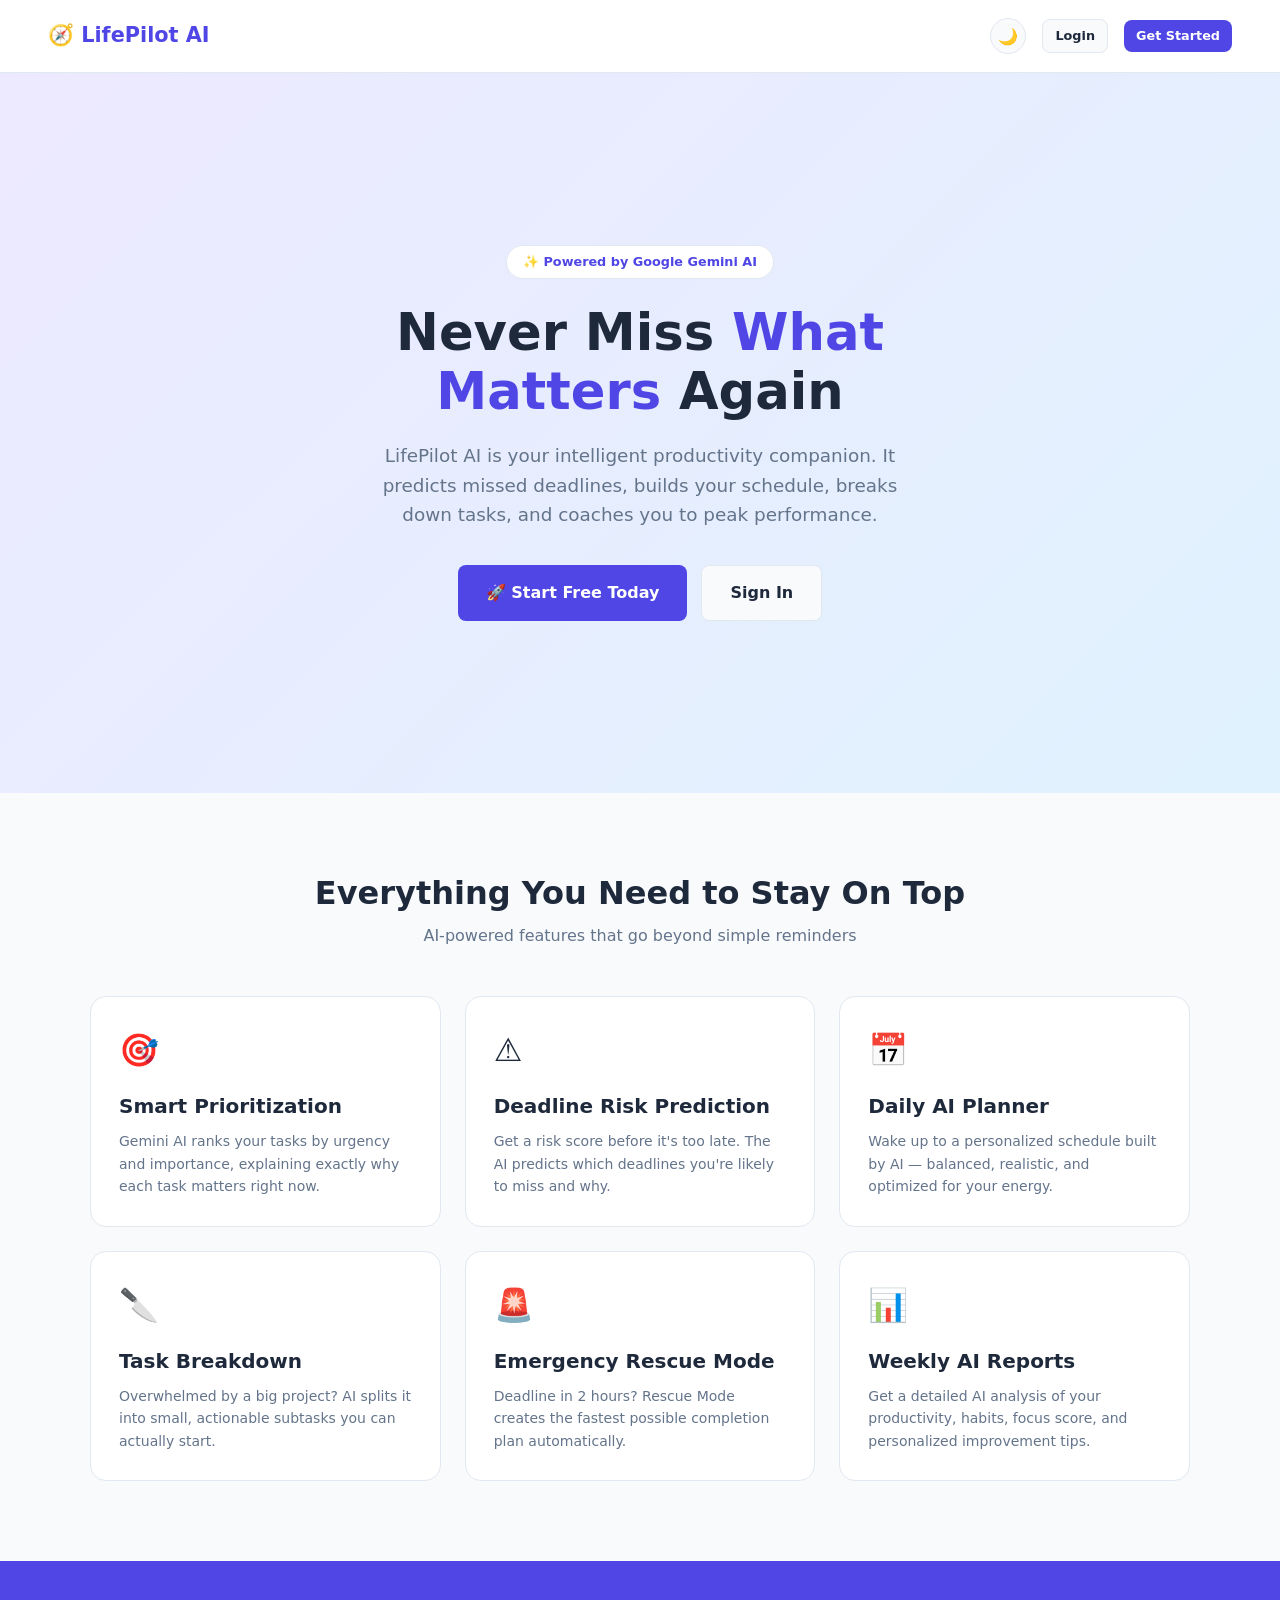
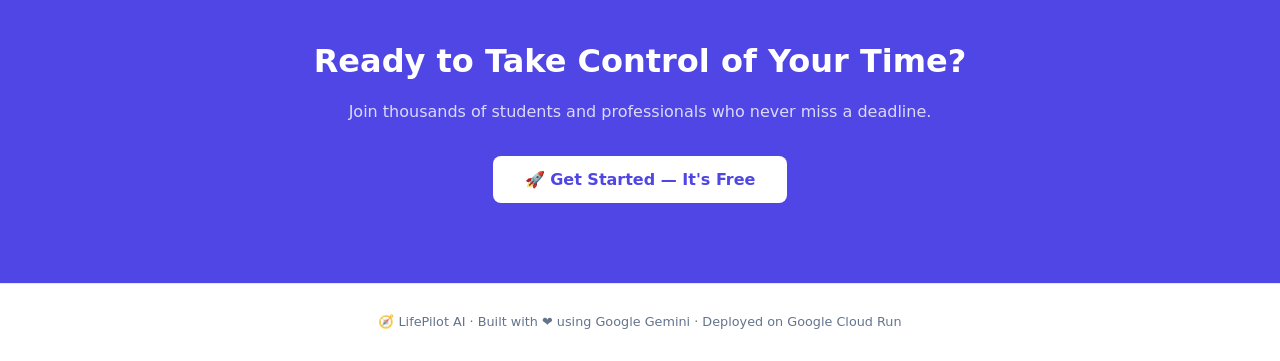
<file: frontend/index.html>
<!DOCTYPE html>
<html lang="en">
<head>
  <meta charset="UTF-8" />
  <meta name="viewport" content="width=device-width, initial-scale=1.0" />
  <title>LifePilot AI — Never Miss What Matters</title>
  <link rel="stylesheet" href="css/main.css" />
  <link rel="stylesheet" href="css/dark-mode.css" />
  <style>
    body { margin: 0; }

    /* Hero */
    .landing-nav {
      display: flex; align-items: center; justify-content: space-between;
      padding: 18px 48px;
      background: var(--bg-card);
      border-bottom: 1px solid var(--border);
      position: sticky; top: 0; z-index: 100;
    }
    .landing-nav .logo { font-size: 1.3rem; font-weight: 800; color: var(--primary); }
    .landing-nav .nav-links { display: flex; align-items: center; gap: 16px; }

    .hero {
      min-height: 80vh;
      display: flex; align-items: center; justify-content: center;
      text-align: center;
      padding: 80px 24px;
      background: linear-gradient(135deg, #ede9fe 0%, #e0f2fe 100%);
    }
    body.dark .hero { background: linear-gradient(135deg, #1e1b4b 0%, #0c4a6e 100%); }

    .hero-content { max-width: 720px; }
    .hero-badge {
      display: inline-flex; align-items: center; gap: 8px;
      background: var(--bg-card); border: 1px solid var(--border);
      border-radius: 999px; padding: 6px 16px;
      font-size: 0.8rem; font-weight: 600; color: var(--primary);
      margin-bottom: 24px;
    }
    .hero h1 { font-size: 3.2rem; font-weight: 800; color: var(--text-main); line-height: 1.15; margin-bottom: 20px; }
    .hero h1 span { color: var(--primary); }
    .hero p { font-size: 1.15rem; color: var(--text-muted); max-width: 560px; margin: 0 auto 36px; }
    .hero-buttons { display: flex; gap: 14px; justify-content: center; flex-wrap: wrap; }

    /* Features */
    .features { padding: 80px 48px; background: var(--bg); }
    .section-label { text-align: center; margin-bottom: 48px; }
    .section-label h2 { font-size: 2rem; color: var(--text-main); margin-bottom: 8px; }
    .section-label p { color: var(--text-muted); }

    .features-grid {
      display: grid; grid-template-columns: repeat(auto-fit, minmax(280px, 1fr));
      gap: 24px; max-width: 1100px; margin: 0 auto;
    }
    .feature-card {
      background: var(--bg-card); border: 1px solid var(--border);
      border-radius: var(--radius-lg); padding: 28px;
      transition: var(--transition);
    }
    .feature-card:hover { box-shadow: var(--shadow-lg); transform: translateY(-2px); }
    .feature-icon { font-size: 2rem; margin-bottom: 14px; }
    .feature-card h3 { color: var(--text-main); margin-bottom: 8px; }
    .feature-card p { font-size: 0.875rem; }

    /* CTA */
    .cta-section {
      padding: 80px 48px; text-align: center;
      background: var(--primary);
    }
    .cta-section h2 { font-size: 2rem; color: #fff; margin-bottom: 16px; }
    .cta-section p { color: rgba(255,255,255,0.8); margin-bottom: 32px; }
    .btn-white { background: #fff; color: var(--primary); font-weight: 700; padding: 14px 32px; border-radius: var(--radius-sm); border: none; cursor: pointer; font-size: 1rem; transition: var(--transition); }
    .btn-white:hover { transform: translateY(-1px); box-shadow: var(--shadow-lg); }

    /* Footer */
    .footer { padding: 28px 48px; background: var(--bg-card); border-top: 1px solid var(--border); text-align: center; }
    .footer p { font-size: 0.8rem; color: var(--text-muted); }

    @media (max-width: 768px) {
      .hero h1 { font-size: 2rem; }
      .landing-nav { padding: 16px 20px; }
      .features, .cta-section { padding: 48px 20px; }
    }
  </style>
</head>
<body>

  <nav class="landing-nav">
    <div class="logo">🧭 LifePilot AI</div>
    <div class="nav-links">
      <button class="dark-toggle" id="darkToggle" onclick="toggleDarkMode()">🌙</button>
      <a href="login.html" class="btn btn-secondary btn-sm">Login</a>
      <a href="register.html" class="btn btn-primary btn-sm">Get Started</a>
    </div>
  </nav>

  <section class="hero">
    <div class="hero-content">
      <div class="hero-badge">✨ Powered by Google Gemini AI</div>
      <h1>Never Miss <span>What Matters</span> Again</h1>
      <p>LifePilot AI is your intelligent productivity companion. It predicts missed deadlines, builds your schedule, breaks down tasks, and coaches you to peak performance.</p>
      <div class="hero-buttons">
        <a href="register.html" class="btn btn-primary btn-lg">🚀 Start Free Today</a>
        <a href="login.html" class="btn btn-secondary btn-lg">Sign In</a>
      </div>
    </div>
  </section>

  <section class="features">
    <div class="section-label">
      <h2>Everything You Need to Stay On Top</h2>
      <p>AI-powered features that go beyond simple reminders</p>
    </div>
    <div class="features-grid">
      <div class="feature-card">
        <div class="feature-icon">🎯</div>
        <h3>Smart Prioritization</h3>
        <p>Gemini AI ranks your tasks by urgency and importance, explaining exactly why each task matters right now.</p>
      </div>
      <div class="feature-card">
        <div class="feature-icon">⚠️</div>
        <h3>Deadline Risk Prediction</h3>
        <p>Get a risk score before it's too late. The AI predicts which deadlines you're likely to miss and why.</p>
      </div>
      <div class="feature-card">
        <div class="feature-icon">📅</div>
        <h3>Daily AI Planner</h3>
        <p>Wake up to a personalized schedule built by AI — balanced, realistic, and optimized for your energy.</p>
      </div>
      <div class="feature-card">
        <div class="feature-icon">🔪</div>
        <h3>Task Breakdown</h3>
        <p>Overwhelmed by a big project? AI splits it into small, actionable subtasks you can actually start.</p>
      </div>
      <div class="feature-card">
        <div class="feature-icon">🚨</div>
        <h3>Emergency Rescue Mode</h3>
        <p>Deadline in 2 hours? Rescue Mode creates the fastest possible completion plan automatically.</p>
      </div>
      <div class="feature-card">
        <div class="feature-icon">📊</div>
        <h3>Weekly AI Reports</h3>
        <p>Get a detailed AI analysis of your productivity, habits, focus score, and personalized improvement tips.</p>
      </div>
    </div>
  </section>

  <section class="cta-section">
    <h2>Ready to Take Control of Your Time?</h2>
    <p>Join thousands of students and professionals who never miss a deadline.</p>
    <a href="register.html"><button class="btn-white">🚀 Get Started — It's Free</button></a>
  </section>

  <footer class="footer">
    <p>🧭 LifePilot AI · Built with ❤️ using Google Gemini · Deployed on Google Cloud Run</p>
  </footer>

  <script src="js/utils.js"></script>
</body>
</html>
</file>
<file: frontend/css/main.css>
/* =============================================
   LIFEPILOT AI - MAIN STYLESHEET
   ============================================= */

/* --- CSS Variables (Design Tokens) --- */
:root {
  --primary: #4f46e5;
  --primary-dark: #3730a3;
  --primary-light: #818cf8;
  --secondary: #06b6d4;
  --success: #10b981;
  --warning: #f59e0b;
  --danger: #ef4444;
  --bg: #f8fafc;
  --bg-card: #ffffff;
  --bg-sidebar: #1e1b4b;
  --text-main: #1e293b;
  --text-muted: #64748b;
  --text-light: #94a3b8;
  --border: #e2e8f0;
  --shadow: 0 1px 3px rgba(0,0,0,0.08), 0 1px 2px rgba(0,0,0,0.04);
  --shadow-md: 0 4px 6px rgba(0,0,0,0.07), 0 2px 4px rgba(0,0,0,0.05);
  --shadow-lg: 0 10px 15px rgba(0,0,0,0.1), 0 4px 6px rgba(0,0,0,0.05);
  --radius: 12px;
  --radius-sm: 8px;
  --radius-lg: 16px;
  --font: 'Inter', 'Segoe UI', system-ui, sans-serif;
  --transition: all 0.2s ease;
  --sidebar-width: 260px;
}

/* --- Reset & Base --- */
*, *::before, *::after { box-sizing: border-box; margin: 0; padding: 0; }

html { font-size: 16px; scroll-behavior: smooth; }

body {
  font-family: var(--font);
  background: var(--bg);
  color: var(--text-main);
  line-height: 1.6;
  min-height: 100vh;
}

a { color: var(--primary); text-decoration: none; }
a:hover { text-decoration: underline; }
img { max-width: 100%; display: block; }
button { cursor: pointer; font-family: var(--font); }
input, textarea, select { font-family: var(--font); }
ul { list-style: none; }

/* --- Typography --- */
h1 { font-size: 2rem; font-weight: 700; line-height: 1.2; }
h2 { font-size: 1.5rem; font-weight: 700; line-height: 1.3; }
h3 { font-size: 1.25rem; font-weight: 600; }
h4 { font-size: 1rem; font-weight: 600; }
p  { color: var(--text-muted); }

/* --- Layout: App Shell --- */
.app-shell {
  display: flex;
  min-height: 100vh;
}

/* --- Sidebar --- */
.sidebar {
  width: var(--sidebar-width);
  background: var(--bg-sidebar);
  color: #fff;
  display: flex;
  flex-direction: column;
  position: fixed;
  top: 0; left: 0;
  height: 100vh;
  overflow-y: auto;
  z-index: 100;
  transition: var(--transition);
}

.sidebar-logo {
  padding: 24px 20px 16px;
  border-bottom: 1px solid rgba(255,255,255,0.08);
}

.sidebar-logo h1 {
  font-size: 1.25rem;
  color: #fff;
  display: flex;
  align-items: center;
  gap: 10px;
}

.sidebar-logo p {
  font-size: 0.75rem;
  color: rgba(255,255,255,0.5);
  margin-top: 2px;
}

.sidebar-nav { flex: 1; padding: 16px 12px; }

.nav-section-label {
  font-size: 0.65rem;
  font-weight: 600;
  letter-spacing: 0.1em;
  text-transform: uppercase;
  color: rgba(255,255,255,0.35);
  padding: 12px 8px 6px;
}

.nav-item {
  display: flex;
  align-items: center;
  gap: 12px;
  padding: 10px 12px;
  border-radius: var(--radius-sm);
  color: rgba(255,255,255,0.7);
  font-size: 0.875rem;
  font-weight: 500;
  transition: var(--transition);
  margin-bottom: 2px;
  text-decoration: none;
}

.nav-item:hover {
  background: rgba(255,255,255,0.08);
  color: #fff;
  text-decoration: none;
}

.nav-item.active {
  background: var(--primary);
  color: #fff;
}

.nav-item .icon { font-size: 1.1rem; width: 20px; text-align: center; }

.sidebar-footer {
  padding: 16px 12px;
  border-top: 1px solid rgba(255,255,255,0.08);
}

.user-card {
  display: flex;
  align-items: center;
  gap: 10px;
  padding: 8px;
  border-radius: var(--radius-sm);
}

.user-avatar {
  width: 36px; height: 36px;
  border-radius: 50%;
  background: var(--primary);
  display: flex; align-items: center; justify-content: center;
  font-weight: 700; font-size: 0.875rem; color: #fff;
}

.user-info .name { font-size: 0.875rem; font-weight: 600; color: #fff; }
.user-info .email { font-size: 0.7rem; color: rgba(255,255,255,0.4); }

/* --- Main Content --- */
.main-content {
  margin-left: var(--sidebar-width);
  flex: 1;
  display: flex;
  flex-direction: column;
  min-height: 100vh;
}

/* --- Top Bar --- */
.topbar {
  height: 64px;
  background: var(--bg-card);
  border-bottom: 1px solid var(--border);
  display: flex;
  align-items: center;
  justify-content: space-between;
  padding: 0 28px;
  position: sticky;
  top: 0;
  z-index: 50;
}

.topbar-left h2 { font-size: 1.1rem; color: var(--text-main); }
.topbar-left p  { font-size: 0.8rem; color: var(--text-muted); margin: 0; }

.topbar-right {
  display: flex;
  align-items: center;
  gap: 12px;
}

/* --- Page Content --- */
.page-content { padding: 28px; flex: 1; }

/* --- Cards --- */
.card {
  background: var(--bg-card);
  border-radius: var(--radius);
  box-shadow: var(--shadow);
  border: 1px solid var(--border);
  padding: 24px;
}

.card-header {
  display: flex;
  align-items: center;
  justify-content: space-between;
  margin-bottom: 20px;
}

.card-title { font-size: 1rem; font-weight: 600; color: var(--text-main); }
.card-subtitle { font-size: 0.8rem; color: var(--text-muted); margin-top: 2px; }

/* --- Stat Cards --- */
.stats-grid {
  display: grid;
  grid-template-columns: repeat(auto-fit, minmax(200px, 1fr));
  gap: 16px;
  margin-bottom: 24px;
}

.stat-card {
  background: var(--bg-card);
  border-radius: var(--radius);
  box-shadow: var(--shadow);
  border: 1px solid var(--border);
  padding: 20px;
  display: flex;
  align-items: center;
  gap: 16px;
}

.stat-icon {
  width: 48px; height: 48px;
  border-radius: var(--radius-sm);
  display: flex; align-items: center; justify-content: center;
  font-size: 1.4rem;
}

.stat-icon.blue   { background: #eff6ff; }
.stat-icon.green  { background: #f0fdf4; }
.stat-icon.orange { background: #fff7ed; }
.stat-icon.purple { background: #faf5ff; }

.stat-info .value { font-size: 1.75rem; font-weight: 700; color: var(--text-main); line-height: 1; }
.stat-info .label { font-size: 0.8rem; color: var(--text-muted); margin-top: 4px; }

/* --- Buttons --- */
.btn {
  display: inline-flex;
  align-items: center;
  gap: 8px;
  padding: 10px 18px;
  border-radius: var(--radius-sm);
  font-size: 0.875rem;
  font-weight: 600;
  border: none;
  transition: var(--transition);
  white-space: nowrap;
}

.btn-primary { background: var(--primary); color: #fff; }
.btn-primary:hover { background: var(--primary-dark); }

.btn-secondary { background: var(--bg); color: var(--text-main); border: 1px solid var(--border); }
.btn-secondary:hover { background: var(--border); }

.btn-success { background: var(--success); color: #fff; }
.btn-danger  { background: var(--danger); color: #fff; }
.btn-warning { background: var(--warning); color: #fff; }

.btn-sm { padding: 6px 12px; font-size: 0.8rem; }
.btn-lg { padding: 14px 28px; font-size: 1rem; }
.btn-icon { padding: 8px; border-radius: var(--radius-sm); }

.btn:disabled { opacity: 0.6; cursor: not-allowed; }

/* --- Forms --- */
.form-group { margin-bottom: 18px; }

.form-label {
  display: block;
  font-size: 0.875rem;
  font-weight: 500;
  color: var(--text-main);
  margin-bottom: 6px;
}

.form-control {
  width: 100%;
  padding: 10px 14px;
  border: 1.5px solid var(--border);
  border-radius: var(--radius-sm);
  font-size: 0.875rem;
  color: var(--text-main);
  background: var(--bg-card);
  transition: var(--transition);
  outline: none;
}

.form-control:focus { border-color: var(--primary); box-shadow: 0 0 0 3px rgba(79,70,229,0.1); }

.form-row { display: grid; grid-template-columns: 1fr 1fr; gap: 16px; }

/* --- Badges --- */
.badge {
  display: inline-flex;
  align-items: center;
  gap: 4px;
  padding: 3px 10px;
  border-radius: 999px;
  font-size: 0.72rem;
  font-weight: 600;
}

.badge-primary  { background: #ede9fe; color: var(--primary); }
.badge-success  { background: #d1fae5; color: #065f46; }
.badge-warning  { background: #fef3c7; color: #92400e; }
.badge-danger   { background: #fee2e2; color: #991b1b; }
.badge-info     { background: #e0f2fe; color: #075985; }
.badge-gray     { background: var(--border); color: var(--text-muted); }

/* Priority badges */
.priority-urgent { background: #fee2e2; color: #991b1b; }
.priority-high   { background: #fef3c7; color: #92400e; }
.priority-medium { background: #e0f2fe; color: #075985; }
.priority-low    { background: #d1fae5; color: #065f46; }

/* --- Task Items --- */
.task-list { display: flex; flex-direction: column; gap: 10px; }

.task-item {
  display: flex;
  align-items: center;
  gap: 14px;
  padding: 14px 16px;
  background: var(--bg-card);
  border: 1px solid var(--border);
  border-radius: var(--radius-sm);
  transition: var(--transition);
}

.task-item:hover { box-shadow: var(--shadow-md); border-color: var(--primary-light); }

.task-item.completed { opacity: 0.55; }
.task-item.completed .task-title { text-decoration: line-through; }

.task-check {
  width: 20px; height: 20px;
  border: 2px solid var(--border);
  border-radius: 50%;
  cursor: pointer;
  flex-shrink: 0;
  display: flex; align-items: center; justify-content: center;
  transition: var(--transition);
}

.task-check.checked { background: var(--success); border-color: var(--success); color: #fff; }

.task-body { flex: 1; min-width: 0; }
.task-title { font-size: 0.9rem; font-weight: 500; color: var(--text-main); }
.task-meta  { font-size: 0.75rem; color: var(--text-muted); margin-top: 3px; display: flex; gap: 12px; flex-wrap: wrap; }

.task-actions { display: flex; gap: 6px; opacity: 0; transition: var(--transition); }
.task-item:hover .task-actions { opacity: 1; }

/* --- Modal --- */
.modal-overlay {
  position: fixed; inset: 0;
  background: rgba(0,0,0,0.45);
  display: flex; align-items: center; justify-content: center;
  z-index: 1000;
  opacity: 0; pointer-events: none;
  transition: var(--transition);
}

.modal-overlay.active { opacity: 1; pointer-events: all; }

.modal {
  background: var(--bg-card);
  border-radius: var(--radius-lg);
  box-shadow: var(--shadow-lg);
  width: 100%;
  max-width: 520px;
  max-height: 90vh;
  overflow-y: auto;
  padding: 28px;
  transform: scale(0.95);
  transition: var(--transition);
}

.modal-overlay.active .modal { transform: scale(1); }

.modal-header {
  display: flex; align-items: center; justify-content: space-between;
  margin-bottom: 24px;
}

.modal-title { font-size: 1.15rem; font-weight: 700; }

.modal-close {
  width: 32px; height: 32px;
  border-radius: 50%;
  border: none;
  background: var(--bg);
  color: var(--text-muted);
  font-size: 1.1rem;
  display: flex; align-items: center; justify-content: center;
  transition: var(--transition);
}

.modal-close:hover { background: var(--border); }

/* --- Notification Toast --- */
.toast-container {
  position: fixed;
  top: 20px; right: 20px;
  z-index: 9999;
  display: flex;
  flex-direction: column;
  gap: 10px;
}

.toast {
  display: flex;
  align-items: center;
  gap: 12px;
  padding: 14px 18px;
  background: var(--bg-card);
  border-radius: var(--radius-sm);
  box-shadow: var(--shadow-lg);
  border-left: 4px solid var(--primary);
  min-width: 280px;
  max-width: 380px;
  animation: slideIn 0.3s ease;
}

.toast.success { border-color: var(--success); }
.toast.error   { border-color: var(--danger); }
.toast.warning { border-color: var(--warning); }

@keyframes slideIn {
  from { transform: translateX(100%); opacity: 0; }
  to   { transform: translateX(0); opacity: 1; }
}

/* --- Progress Bar --- */
.progress-bar {
  height: 8px;
  background: var(--border);
  border-radius: 999px;
  overflow: hidden;
}

.progress-fill {
  height: 100%;
  background: var(--primary);
  border-radius: 999px;
  transition: width 0.4s ease;
}

/* --- Empty State --- */
.empty-state {
  text-align: center;
  padding: 48px 24px;
  color: var(--text-muted);
}

.empty-state .icon { font-size: 3rem; margin-bottom: 12px; }
.empty-state h3 { color: var(--text-main); margin-bottom: 6px; }
.empty-state p { font-size: 0.875rem; }

/* --- Loading Spinner --- */
.spinner {
  width: 20px; height: 20px;
  border: 2px solid var(--border);
  border-top-color: var(--primary);
  border-radius: 50%;
  animation: spin 0.7s linear infinite;
  display: inline-block;
}

@keyframes spin { to { transform: rotate(360deg); } }

/* --- Risk Meter --- */
.risk-badge {
  display: inline-flex;
  align-items: center;
  gap: 5px;
  padding: 4px 10px;
  border-radius: 999px;
  font-size: 0.75rem;
  font-weight: 700;
}

.risk-low    { background: #d1fae5; color: #065f46; }
.risk-medium { background: #fef3c7; color: #92400e; }
.risk-high   { background: #fee2e2; color: #991b1b; }

/* --- Responsive --- */
.grid-2 { display: grid; grid-template-columns: repeat(2, 1fr); gap: 20px; }
.grid-3 { display: grid; grid-template-columns: repeat(3, 1fr); gap: 20px; }

@media (max-width: 1024px) {
  .grid-3 { grid-template-columns: repeat(2, 1fr); }
}

@media (max-width: 768px) {
  :root { --sidebar-width: 0px; }
  .sidebar { transform: translateX(-260px); width: 260px; }
  .sidebar.open { transform: translateX(0); }
  .main-content { margin-left: 0; }
  .grid-2, .grid-3 { grid-template-columns: 1fr; }
  .form-row { grid-template-columns: 1fr; }
  .page-content { padding: 16px; }
  .stats-grid { grid-template-columns: repeat(2, 1fr); }
  .topbar { padding: 0 16px; }
}

@media (max-width: 480px) {
  .stats-grid { grid-template-columns: 1fr; }
  h1 { font-size: 1.5rem; }
}

/* --- Hamburger (mobile) --- */
.hamburger {
  display: none;
  flex-direction: column;
  gap: 5px;
  cursor: pointer;
  padding: 4px;
  background: none;
  border: none;
}

.hamburger span {
  width: 22px; height: 2px;
  background: var(--text-main);
  border-radius: 2px;
  transition: var(--transition);
}

@media (max-width: 768px) { .hamburger { display: flex; } }
</file>
<file: frontend/css/dark-mode.css>
/* =============================================
   LIFEPILOT AI - DARK MODE
   ============================================= */

body.dark {
  --bg: #0f172a;
  --bg-card: #1e293b;
  --bg-sidebar: #0f172a;
  --text-main: #f1f5f9;
  --text-muted: #94a3b8;
  --text-light: #64748b;
  --border: #334155;
  --shadow: 0 1px 3px rgba(0,0,0,0.3);
  --shadow-md: 0 4px 6px rgba(0,0,0,0.3);
  --shadow-lg: 0 10px 15px rgba(0,0,0,0.4);
}

body.dark .stat-icon.blue   { background: rgba(59,130,246,0.15); }
body.dark .stat-icon.green  { background: rgba(16,185,129,0.15); }
body.dark .stat-icon.orange { background: rgba(245,158,11,0.15); }
body.dark .stat-icon.purple { background: rgba(139,92,246,0.15); }

body.dark .form-control { background: #0f172a; color: var(--text-main); }
body.dark .modal { background: var(--bg-card); }
body.dark .badge-primary { background: rgba(79,70,229,0.2); }
body.dark .priority-urgent { background: rgba(239,68,68,0.2); }
body.dark .priority-high   { background: rgba(245,158,11,0.2); }
body.dark .priority-medium { background: rgba(14,165,233,0.2); }
body.dark .priority-low    { background: rgba(16,185,129,0.2); }
body.dark .risk-low    { background: rgba(16,185,129,0.2); color: #6ee7b7; }
body.dark .risk-medium { background: rgba(245,158,11,0.2); color: #fcd34d; }
body.dark .risk-high   { background: rgba(239,68,68,0.2);  color: #fca5a5; }

/* Dark mode toggle button */
.dark-toggle {
  width: 36px; height: 36px;
  border-radius: 50%;
  border: 1.5px solid var(--border);
  background: var(--bg);
  color: var(--text-muted);
  font-size: 1rem;
  display: flex; align-items: center; justify-content: center;
  cursor: pointer;
  transition: var(--transition);
}

.dark-toggle:hover { background: var(--border); }
</file>
